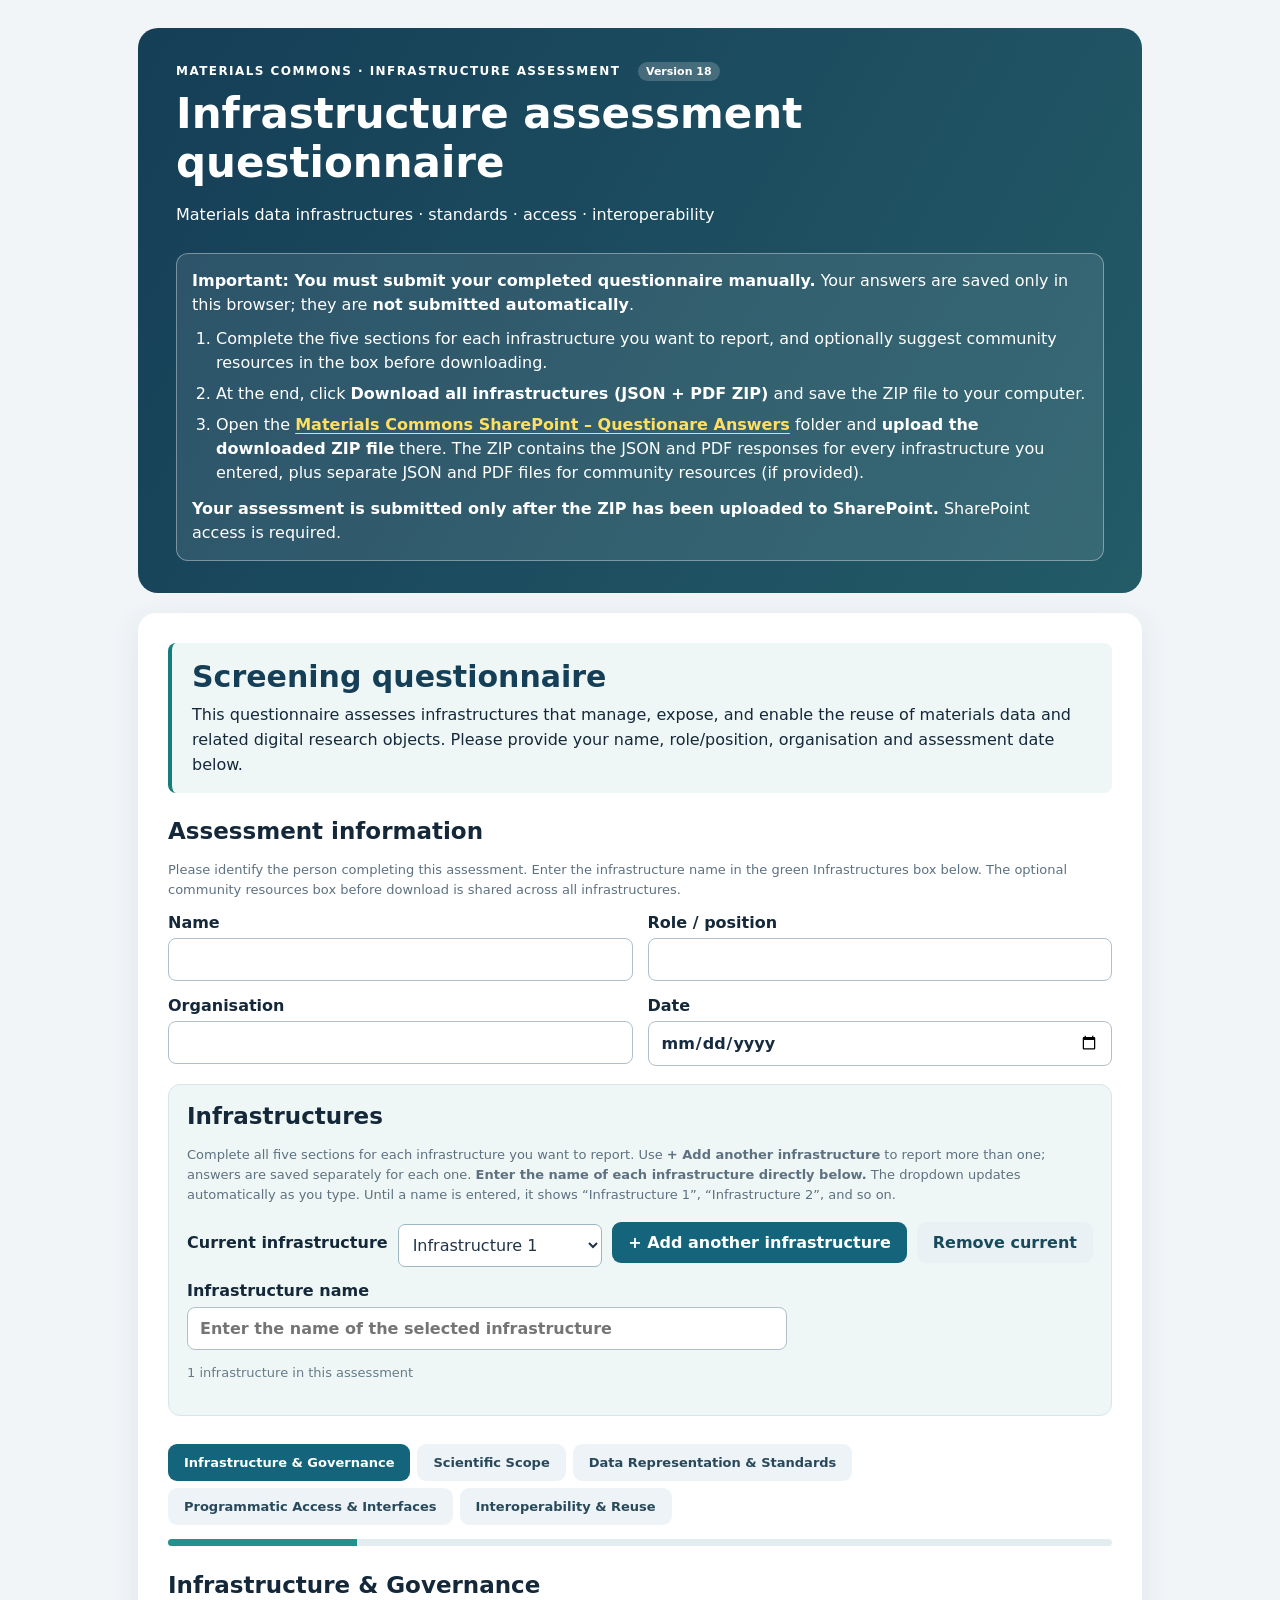
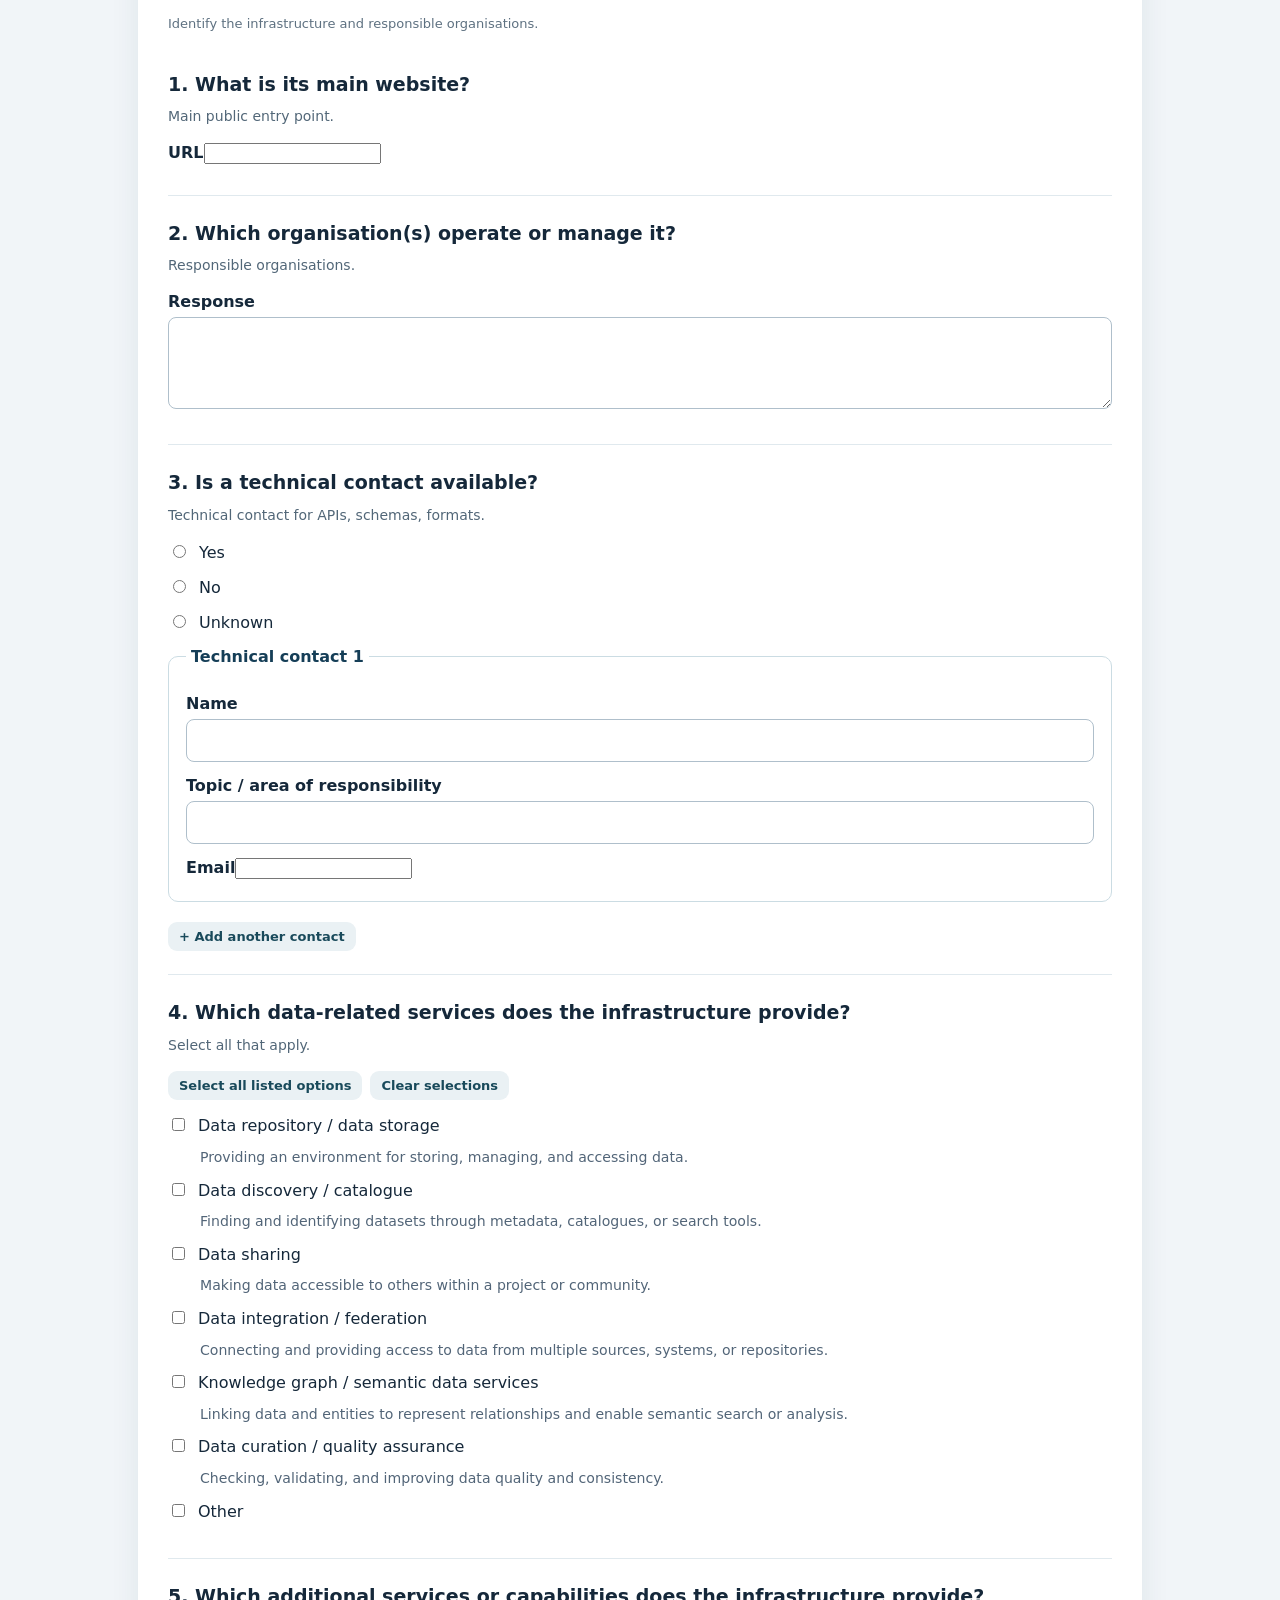
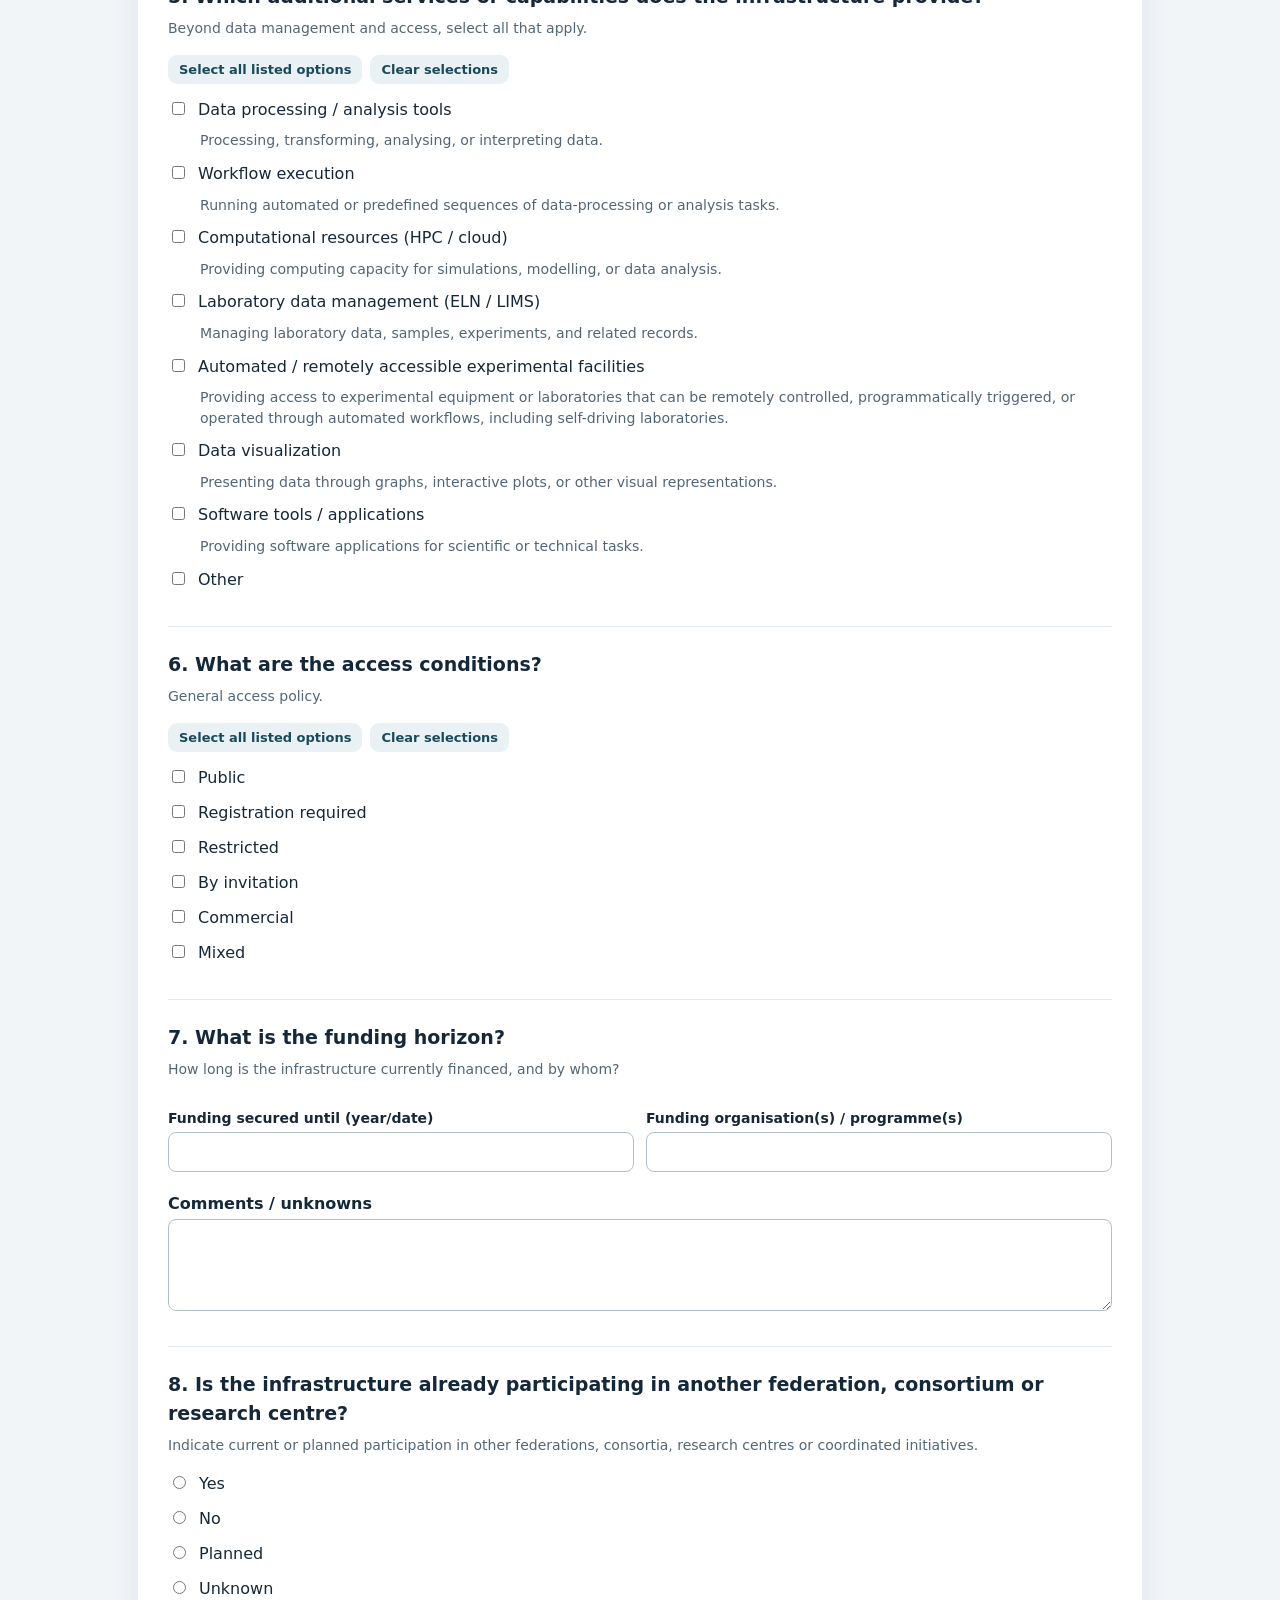
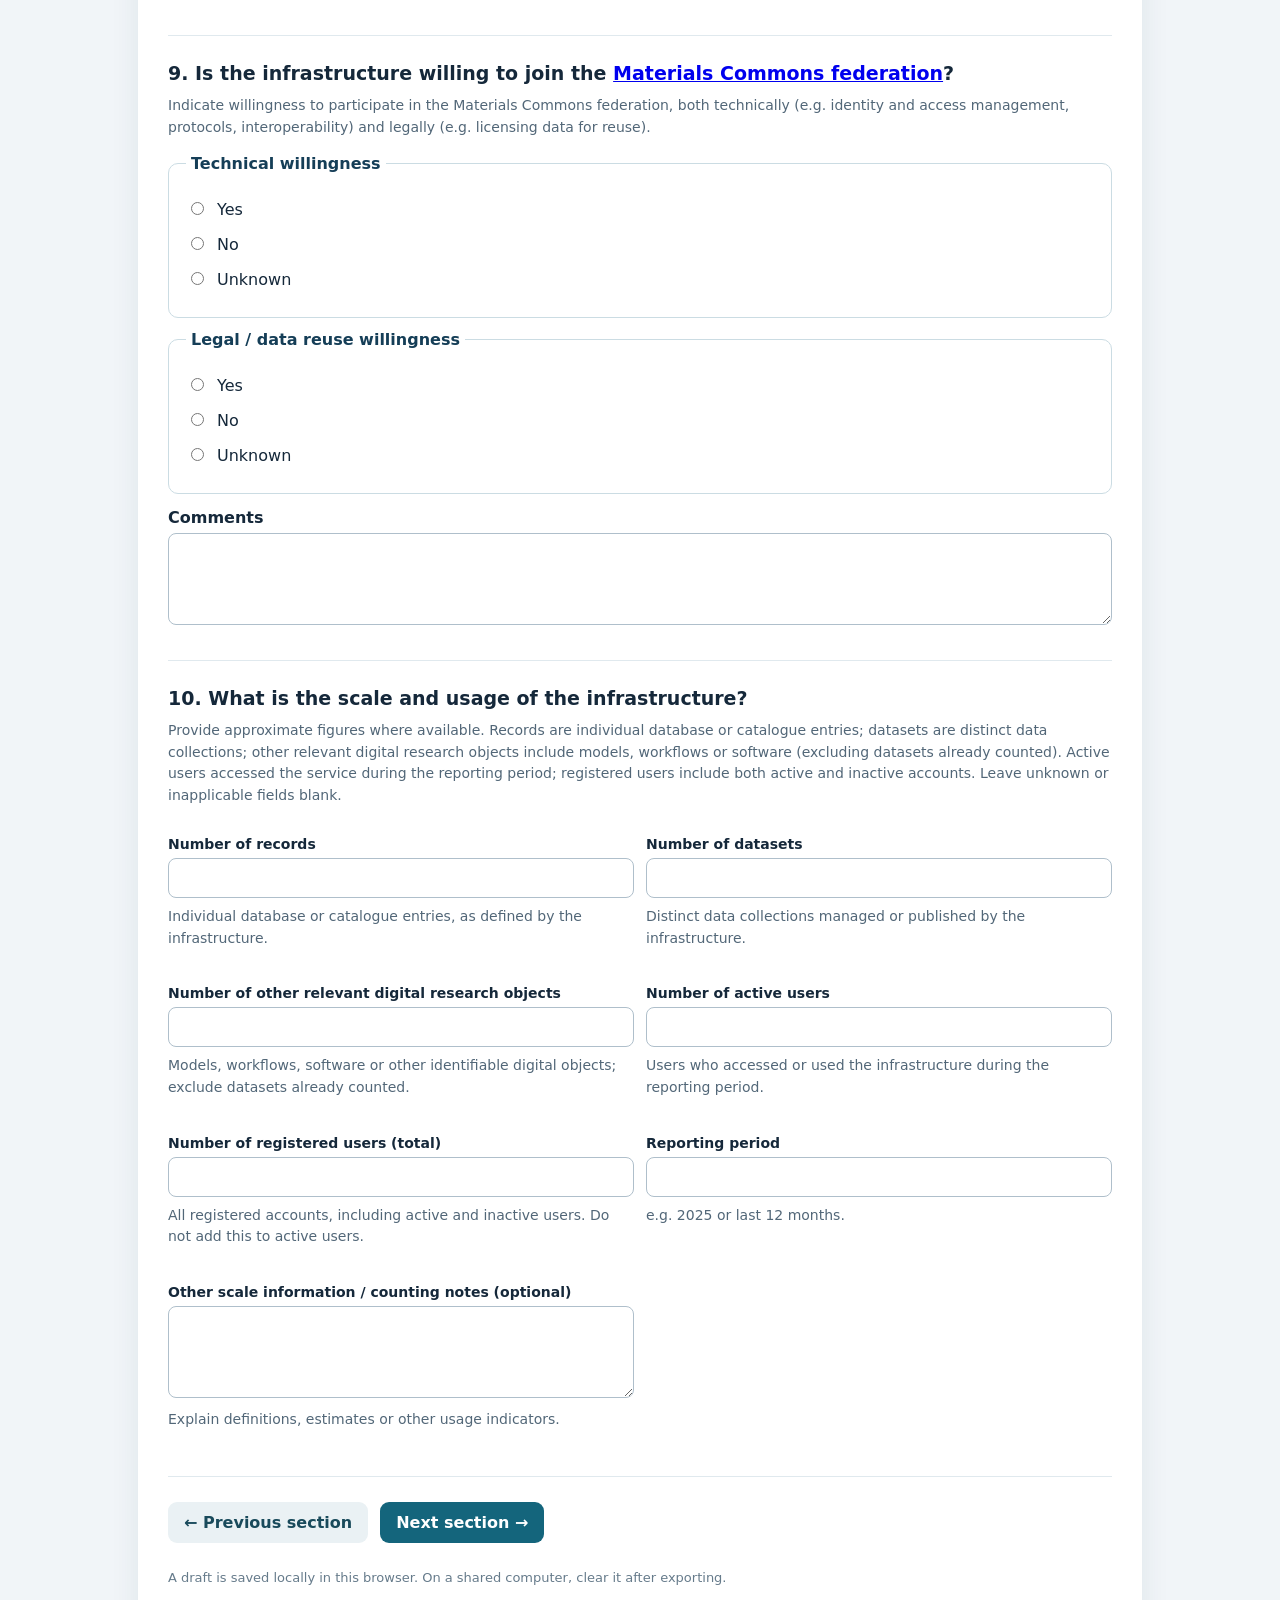
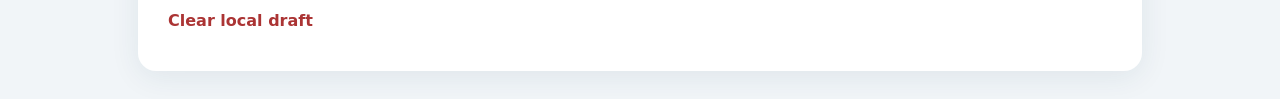
<file: index.html>
<!doctype html><html lang="en"><head><meta charset="utf-8"><meta name="viewport" content="width=device-width,initial-scale=1"><title>Materials Commons | Infrastructure assessment</title><link rel="stylesheet" href="styles.css?v=18-1"></head><body><div class="shell"><header><span class="eyebrow">Materials Commons · Infrastructure assessment <span class="release-tag">Version 18</span></span><h1>Infrastructure assessment questionnaire</h1><p>Materials data infrastructures · standards · access · interoperability</p><div class="notice submission-notice" role="note"><strong>Important: You must submit your completed questionnaire manually.</strong> Your answers are saved only in this browser; they are <strong>not submitted automatically</strong>.<ol><li>Complete the five sections for each infrastructure you want to report, and optionally suggest community resources in the box before downloading.</li><li>At the end, click <strong>Download all infrastructures (JSON + PDF ZIP)</strong> and save the ZIP file to your computer.</li><li>Open the <a class="preamble-sharepoint-link" href="https://fraunhofer.sharepoint.com/:f:/r/sites/MaterialsCommonsProject2026-2030/Freigegebene%20Dokumente/General/04%20Work%20Packages%20(materials%20and%20results,%20not%20meetings)/WP%2007%20Harmonization%20of%20Data%20Infrastructures/Task%207.1%20Identifying%20existing%20infrastructures/Questionare%20Answers?d=w3af3a12642794a868e0cf28604e60dd3&amp;csf=1&amp;web=1&amp;e=dQREag" target="_blank" rel="noopener noreferrer">Materials Commons SharePoint – Questionare Answers</a> folder and <strong>upload the downloaded ZIP file</strong> there. The ZIP contains the JSON and PDF responses for every infrastructure you entered, plus separate JSON and PDF files for community resources (if provided).</li></ol><strong>Your assessment is submitted only after the ZIP has been uploaded to SharePoint.</strong> SharePoint access is required.</div></header><main><div id="intro"></div><section class="respondent"><h2>Assessment information</h2><p class="muted">Please identify the person completing this assessment. Enter the infrastructure name in the green Infrastructures box below. The optional community resources box before download is shared across all infrastructures.</p><div class="people"><label>Name<input data-person="Name" autocomplete="name"></label><label>Role / position<input data-person="Role" autocomplete="organization-title"></label><label>Organisation<input data-person="Organisation" autocomplete="organization"></label><label>Date<input data-person="Date" type="date"></label></div></section><section class="infrastructure-switcher" aria-label="Infrastructure selection"><h2>Infrastructures</h2><p class="muted">Complete all five sections for each infrastructure you want to report. Use <strong>+ Add another infrastructure</strong> to report more than one; answers are saved separately for each one. <strong>Enter the name of each infrastructure directly below.</strong> The dropdown updates automatically as you type. Until a name is entered, it shows “Infrastructure 1”, “Infrastructure 2”, and so on.</p><div class="infrastructure-controls"><label for="infrastructureSelect">Current infrastructure</label><select id="infrastructureSelect" aria-label="Current infrastructure"></select><button id="addInfrastructure" type="button">+ Add another infrastructure</button><button id="removeInfrastructure" type="button" class="secondary">Remove current</button></div><label class="infrastructure-name-field" for="infrastructureName"><strong>Infrastructure name</strong><input id="infrastructureName" type="text" placeholder="Enter the name of the selected infrastructure" autocomplete="off"></label><p id="infrastructureCount" class="hint"></p></section><nav id="nav" aria-label="Questionnaire sections"></nav><div class="progress"><div id="progressFill"></div></div><div id="survey"></div><footer><button id="prev" type="button" class="secondary">← Previous section</button><button id="next" type="button">Next section →</button><div id="exportActions" class="export-actions hidden"><details id="communityResourcesBox" class="community-resources-box"><summary class="resource-callout"><span class="resource-toggle-arrow" aria-hidden="true">▶</span><strong>★ Optional: Awesome MaterialsCommons Resources</strong><span class="resource-toggle-label">Click to expand and add resources</span><span class="resource-summary-hint">Have you come across useful resources in the MaterialsCommons community beyond the infrastructures you have reported? We would like to identify and track existing tools, dataspaces, workflows, interfaces, protocols, ontologies and other resources that the community can already use. If you know of any, please open this optional section and share their name, category, purpose and link using the + Add resource button.</span></summary><div id="resourceContainer"></div></details><h2>Save assessment</h2><button id="saveBoth" class="download" type="button">Download all infrastructures (JSON + PDF ZIP) and open SharePoint ↗</button><div class="submission-steps" role="note"><strong>Submission required — two steps:</strong><ol><li><strong>Download</strong> the ZIP file containing the JSON and PDF for every infrastructure, plus the community resources files.</li><li><strong>Upload that ZIP file</strong> to the SharePoint folder that opens in a new tab. Downloading alone does not submit your answers.</li></ol><strong>Do not forget to upload the ZIP to SharePoint.</strong> SharePoint access is required.</div><p id="exportStatus" class="hint" role="status" aria-live="polite"></p></div><p class="hint">A draft is saved locally in this browser. On a shared computer, clear it after exporting.</p><button id="clear" type="button" class="link">Clear local draft</button></footer></main></div><script src="pdf-export.js?v=18"></script><script src="app.js?v=18-1"></script></body></html>
</file>
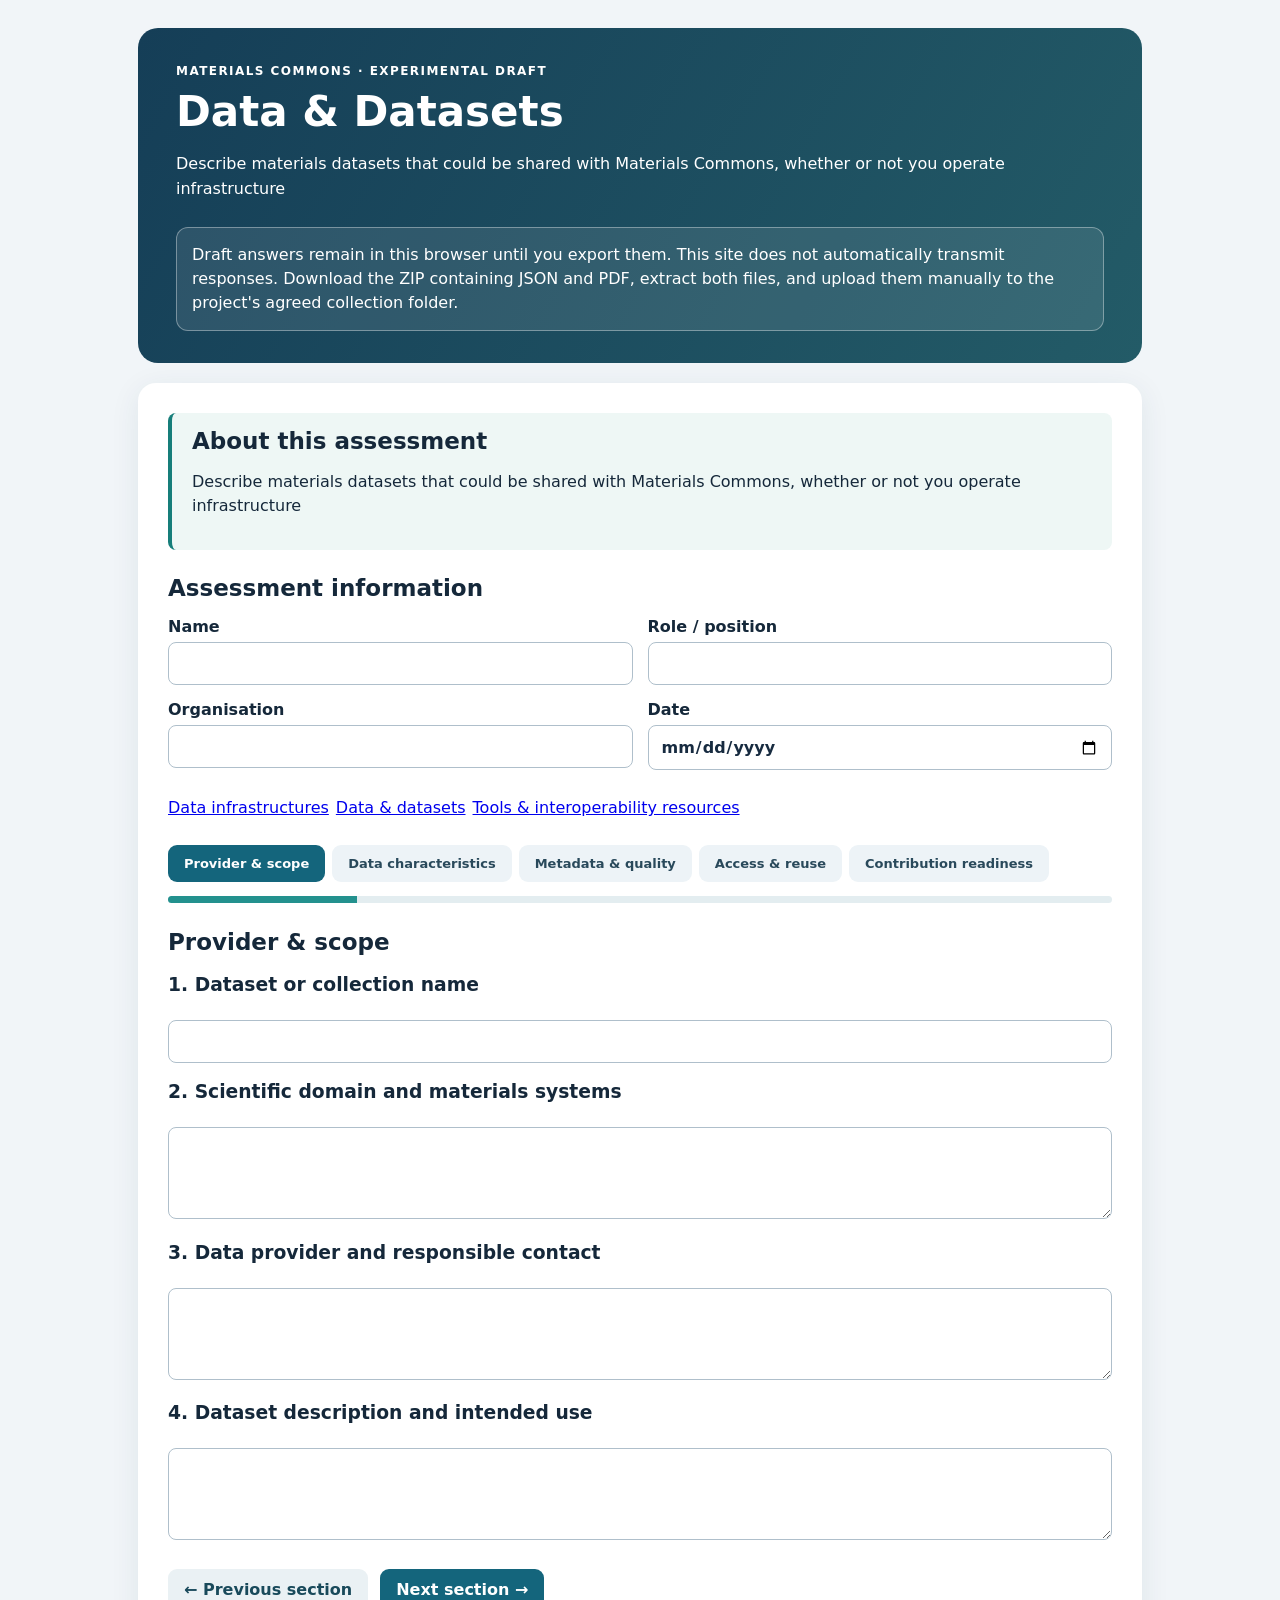
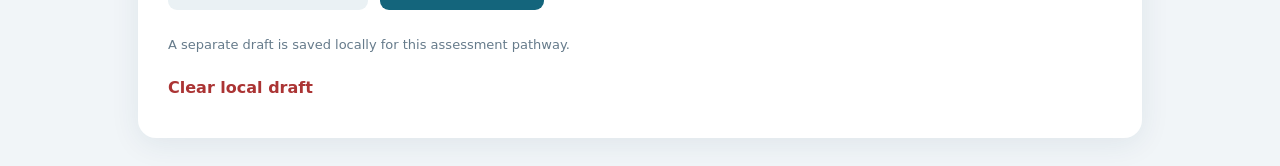
<file: data.html>
<!doctype html><html lang="en"><head><meta charset="utf-8"><meta name="viewport" content="width=device-width,initial-scale=1"><title>Materials Commons | Data & Datasets</title><link rel="stylesheet" href="styles.css?v=experimental-1"></head><body><div class="shell"><header><span class="eyebrow">Materials Commons · Experimental draft</span><h1>Data & Datasets</h1><p>Describe materials datasets that could be shared with Materials Commons, whether or not you operate infrastructure</p><div class="notice">Draft answers remain in this browser until you export them. This site does not automatically transmit responses. Download the ZIP containing JSON and PDF, extract both files, and upload them manually to the project's agreed collection folder.</div></header><main><div id="intro" class="intro"></div><section class="respondent"><h2>Assessment information</h2><div class="people"><label>Name<input data-person="Name" autocomplete="name"></label><label>Role / position<input data-person="Role"></label><label>Organisation<input data-person="Organisation"></label><label>Date<input data-person="Date" type="date"></label></div></section><nav class="assessment-pathways" aria-label="Assessment pathways"><a href="./">Data infrastructures</a><a href="data.html" aria-current="page">Data &amp; datasets</a><a href="resources.html">Tools &amp; interoperability resources</a></nav><nav id="nav" aria-label="Questionnaire sections"></nav><div class="progress"><div id="progressFill"></div></div><div id="survey"></div><footer><button id="prev" type="button" class="secondary">← Previous section</button><button id="next" type="button">Next section →</button><div id="exportActions" class="export-actions hidden"><h2>Save assessment</h2><button id="saveBoth" class="download" type="button">Download JSON + PDF (ZIP)</button><p class="hint">Extract both files from the ZIP and upload them manually.</p><p id="exportStatus" class="hint" role="status" aria-live="polite"></p></div><p class="hint">A separate draft is saved locally for this assessment pathway.</p><button id="clear" type="button" class="link">Clear local draft</button></footer></main></div><script src="pdf-export.js?v=13"></script><script src="assessment-app.js?v=2" data-assessment="data"></script></body></html>
</file>
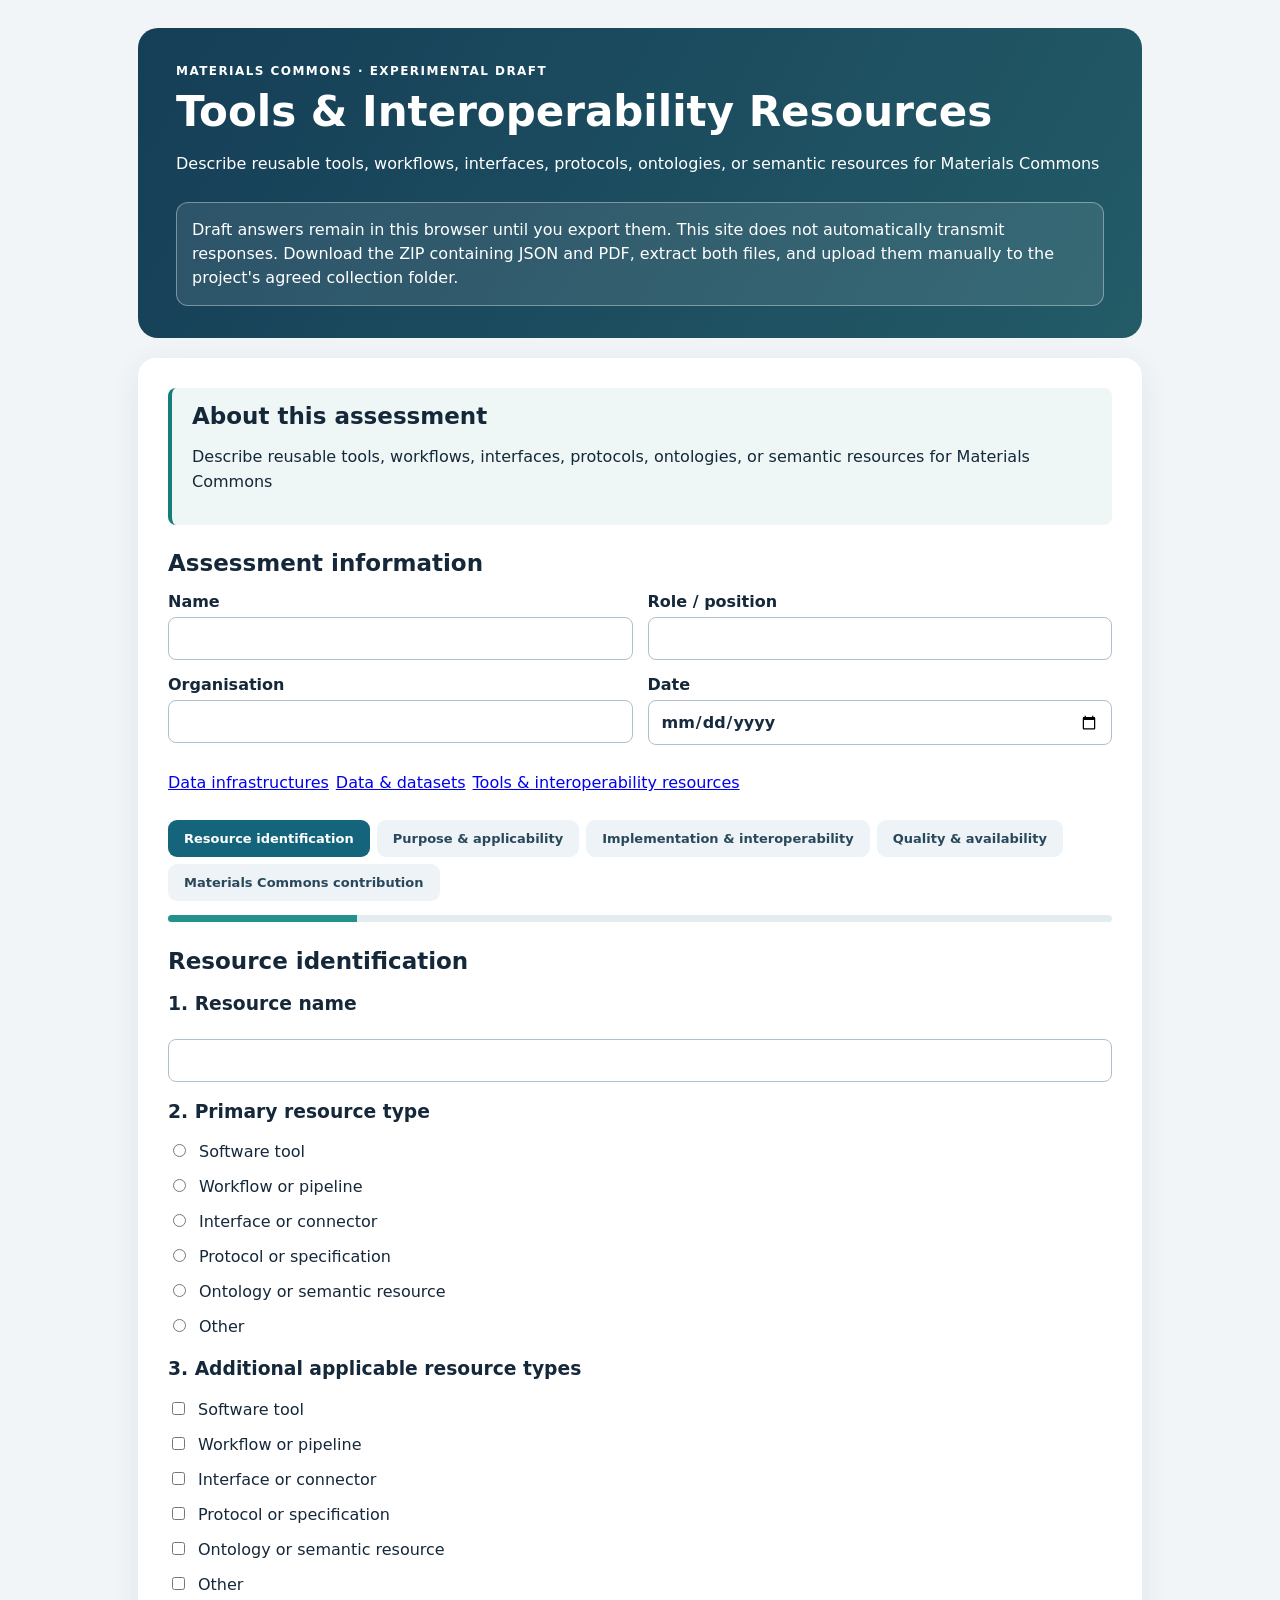
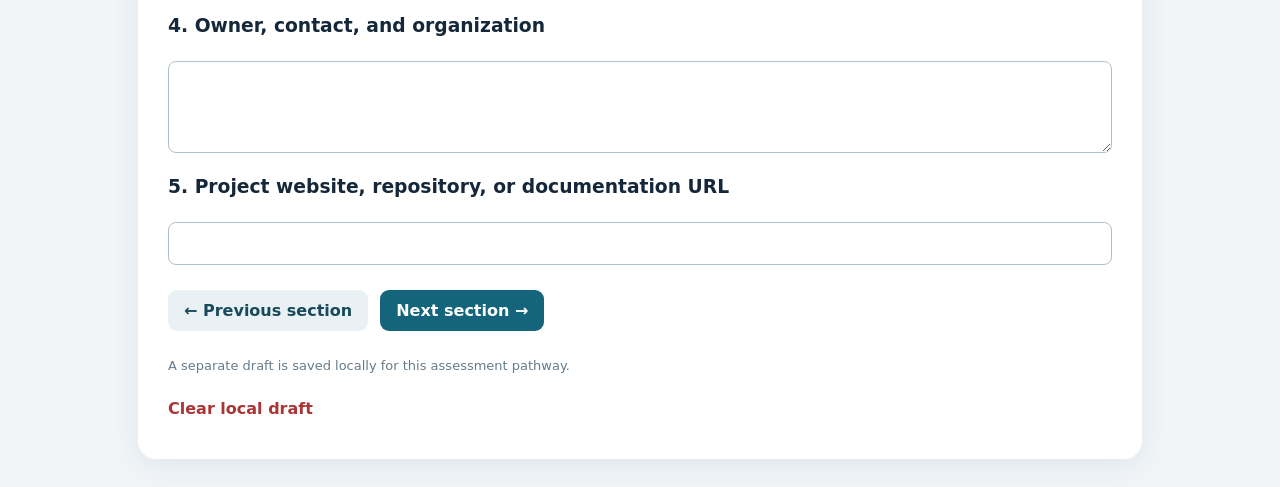
<file: resources.html>
<!doctype html><html lang="en"><head><meta charset="utf-8"><meta name="viewport" content="width=device-width,initial-scale=1"><title>Materials Commons | Tools & Interoperability Resources</title><link rel="stylesheet" href="styles.css?v=experimental-1"></head><body><div class="shell"><header><span class="eyebrow">Materials Commons · Experimental draft</span><h1>Tools & Interoperability Resources</h1><p>Describe reusable tools, workflows, interfaces, protocols, ontologies, or semantic resources for Materials Commons</p><div class="notice">Draft answers remain in this browser until you export them. This site does not automatically transmit responses. Download the ZIP containing JSON and PDF, extract both files, and upload them manually to the project's agreed collection folder.</div></header><main><div id="intro" class="intro"></div><section class="respondent"><h2>Assessment information</h2><div class="people"><label>Name<input data-person="Name" autocomplete="name"></label><label>Role / position<input data-person="Role"></label><label>Organisation<input data-person="Organisation"></label><label>Date<input data-person="Date" type="date"></label></div></section><nav class="assessment-pathways" aria-label="Assessment pathways"><a href="./">Data infrastructures</a><a href="data.html">Data &amp; datasets</a><a href="resources.html" aria-current="page">Tools &amp; interoperability resources</a></nav><nav id="nav" aria-label="Questionnaire sections"></nav><div class="progress"><div id="progressFill"></div></div><div id="survey"></div><footer><button id="prev" type="button" class="secondary">← Previous section</button><button id="next" type="button">Next section →</button><div id="exportActions" class="export-actions hidden"><h2>Save assessment</h2><button id="saveBoth" class="download" type="button">Download JSON + PDF (ZIP)</button><p class="hint">Extract both files from the ZIP and upload them manually.</p><p id="exportStatus" class="hint" role="status" aria-live="polite"></p></div><p class="hint">A separate draft is saved locally for this assessment pathway.</p><button id="clear" type="button" class="link">Clear local draft</button></footer></main></div><script src="pdf-export.js?v=13"></script><script src="assessment-app.js?v=2" data-assessment="resources"></script></body></html>
</file>
<file: styles.css>
:root{font-family:Inter,system-ui,-apple-system,Segoe UI,sans-serif;color:#15283a;background:#f1f5f8}*{box-sizing:border-box}body{margin:0}.shell{max-width:1040px;margin:auto;padding:28px 18px}header{background:linear-gradient(120deg,#153e57,#235b67);color:white;border-radius:20px;padding:32px 38px}h1{font-size:clamp(28px,5vw,42px);margin:8px 0}.eyebrow{text-transform:uppercase;letter-spacing:.12em;font-size:12px;font-weight:750}.notice{background:#ffffff19;border:1px solid #ffffff5c;border-radius:12px;padding:15px;line-height:1.5;margin-top:25px}main{background:white;border-radius:18px;margin-top:20px;padding:30px;box-shadow:0 6px 30px #1a385015}h2{margin:0 0 16px;font-size:23px}p{line-height:1.55}.intro{background:#eef7f5;border-left:4px solid #167e7a;padding:15px 20px;border-radius:8px;margin-bottom:25px}.intro p{white-space:pre-line}.people{display:grid;grid-template-columns:repeat(2,minmax(0,1fr));gap:15px}label{display:block;font-weight:600}input[type=text],input:not([type]),input[type=date],textarea,select{width:100%;border:1px solid #afbfcb;border-radius:8px;padding:11px 12px;font:inherit;margin-top:6px;background:white;color:#172b40}textarea{min-height:92px;resize:vertical}nav{display:flex;gap:7px;flex-wrap:wrap;margin:28px 0 14px}button{font:inherit;border:0;border-radius:9px;padding:11px 16px;cursor:pointer;background:#14657c;color:white;font-weight:650}button:hover{filter:brightness(.94)}button:focus-visible,input:focus-visible,textarea:focus-visible{outline:3px solid #84cbd6;outline-offset:2px}nav button{background:#edf3f7;color:#29495b;font-size:13px}nav button.active{background:#14657c;color:white}.progress{height:7px;border-radius:8px;background:#e3edf0;margin-bottom:26px;overflow:hidden}#progressFill{height:100%;background:#23918e;transition:width .2s}.question{padding:23px 0;border-bottom:1px solid #e0e9ee}.question h3{font-size:19px;white-space:pre-line;line-height:1.5;margin:0 0 16px}.option{display:flex;align-items:flex-start;gap:10px;margin:11px 0;font-weight:450;line-height:1.5}.option input{margin-top:4px;accent-color:#157a85}.purpose{background:#edf8f8;border-left:3px solid #27978f;padding:13px 15px;margin:6px 0 14px 30px;border-radius:7px}.purpose legend{font-size:13px;font-weight:700;margin-bottom:7px}.purpose .option{font-size:13px;margin:7px 0}.subquestion{background:#f6f9fb;padding:14px 17px;border-radius:9px;margin:13px 0}.subquestion strong{display:block;margin-bottom:9px}.answer-label{margin:14px 0 8px;font-weight:650}.example{font-size:13px;color:#526778;white-space:pre-line;line-height:1.55;margin:8px 0}.entry{border:1px solid #cbdce3;border-radius:12px;padding:16px;margin:14px 0;background:#fbfdfd}.entry h4{margin:0 0 10px}.entry label{margin:12px 0}.entry .option{font-weight:400}.secondary{background:#eaf1f4;color:#194a5b}.download{background:#217a60}.link{background:transparent;color:#ab3434;padding-left:0}.hint{font-size:13px;color:#667b8b}.muted{color:#5e7181;font-size:13px}footer{display:flex;flex-wrap:wrap;gap:12px;margin-top:25px}footer .hint{width:100%;margin-bottom:0}.hidden{display:none!important}@media(max-width:650px){.shell{padding:10px}header,main{padding:22px 16px}.people{grid-template-columns:1fr}footer button{width:100%}.purpose{margin-left:8px}}

.visualization-instruction{margin:22px 0 8px;font-weight:600}

/* Intro hierarchy and clear nesting of conditional primary-purpose choices. */
.intro .intro-title{font-size:clamp(23px,3vw,30px);line-height:1.25;margin:0 0 8px;color:#153e57}
.intro .intro-tagline{font-size:14px;color:#466474;margin:0 0 22px;font-weight:600}
.intro .intro-subtitle{font-size:19px;line-height:1.35;margin:0 0 12px;color:#153e57}
.intro .intro-copy{margin:0 0 12px;white-space:pre-line}
.intro .intro-copy:last-child{margin-bottom:0}
.purpose{margin:9px 0 18px 42px;padding:14px 18px;border-left:4px solid #27978f;background:#edf8f8}
.purpose legend{padding:0 5px;font-size:13px;font-weight:700}
.entry .system-purpose{margin:20px 0 5px 24px}
@media(max-width:650px){.purpose{margin-left:22px;padding:12px 13px}.entry .system-purpose{margin-left:14px}}

/* Indent the introductory explanation beneath its heading; separate the two categories. */
.intro .intro-content{margin-left:24px;max-width:85ch}
.intro .intro-categories{margin:12px 0 15px 0;padding-left:32px;line-height:1.65}
.intro .intro-categories li{padding-left:7px;margin:0 0 9px}
.intro .intro-closing{margin-top:13px}
@media(max-width:650px){.intro .intro-content{margin-left:10px}.intro .intro-categories{padding-left:25px}}

.sharepoint-actions{width:100%;background:#eef8f4;border:1px solid #a7d3c0;border-radius:12px;padding:16px;display:flex;flex-wrap:wrap;align-items:center;gap:12px}.sharepoint-status{width:100%;margin:0;font-size:14px;line-height:1.5}.sharepoint-actions a{color:#155d73;font-weight:650}

.sharepoint-heading{width:100%;font-size:19px;margin:0 0 4px}

/* Simplified data-transformation entries; technical fields remain optional. */
.transformation-entry{padding:20px;margin:16px 0}.transformation-entry .answer-label{display:block;margin:17px 0 8px}.transformation-entry .option{margin:9px 0}.transformation-technical{background:#eef4f7;border-radius:10px;padding:15px 18px;margin:22px 0}.transformation-technical h5{font-size:15px;margin:0 0 12px}.transformation-technical label{font-size:14px}.transformation-entry textarea{display:block;width:100%}
/* Clear single-choice groups with an optional free-text detail after their options. */
.system-choice{margin:22px 0;padding:15px 18px;border:1px solid #cbdce3;border-radius:10px;background:#f6f9fb}
.system-choice legend{font-weight:700;color:#153e57;padding:0 6px}
.system-choice .option{margin:9px 0}
.system-choice-details{display:block;margin:18px 0 0!important;font-size:14px;font-weight:650;color:#425e70}
.system-choice-details input{font-weight:400}

/* Distinct audit-access and retention groups */
.audit-retention{margin-top:25px;padding-top:16px;border-top:1px solid #d6e5e8}
.audit-retention h4{margin:0 0 8px}
.retention-detail{margin:12px 0 0 24px}

/* Repeatable performance use cases */
.performance-entry{padding:20px;margin:16px 0}.performance-entry .answer-label{display:block;margin:15px 0 8px}.performance-entry textarea{display:block;width:100%;min-height:90px}

/* Question 8: separate usage estimates by scope, including mobile layouts. */
.usage-instruction{color:#526778;margin:0 0 20px}
.usage-scope{border:1px solid #bfd5df;border-radius:13px;padding:22px 24px;margin:22px 0;background:#fbfdfd}
.usage-scope-title{font-size:18px;color:#153e57;background:#e6f3f3;border-left:4px solid #27978f;border-radius:5px;padding:12px 14px;margin:-5px 0 21px}
.usage-choice{border:0;border-top:1px solid #dbe8ed;padding:15px 0 0;margin:18px 0 20px;min-width:0}
.usage-choice legend{font-weight:700;color:#24475a;padding:0 7px 0 0}
.usage-choice .option{margin:9px 0}
.usage-scope>.answer-label{display:block;margin:20px 0}
.usage-other{margin:10px 0 0 27px}
@media(max-width:650px){.usage-scope{padding:16px 14px}.usage-scope-title{font-size:16px}}

/* Q8: two accessible collapsible scopes, operational use expanded initially. */
.usage-scope{overflow:hidden;padding:0;margin:14px 0 20px;background:#fbfdfd}
.usage-scope-title{display:list-item;list-style:disclosure-closed inside;cursor:pointer;margin:0;padding:17px 22px;font-size:18px;font-weight:750;line-height:1.4;user-select:none}
.usage-scope[open]>.usage-scope-title{list-style-type:disclosure-open;border-bottom:1px solid #bfd5df;margin-bottom:10px}
.usage-scope-title::marker{color:#14657c}
.usage-scope-title:focus-visible{outline:3px solid #84cbd6;outline-offset:-3px}
.usage-scope>.usage-choice,.usage-scope>.answer-label{margin-left:24px;margin-right:24px}
.usage-scope>.usage-choice:last-child{margin-bottom:24px}
@media(max-width:650px){.usage-scope{padding:0}.usage-scope-title{padding:15px 14px;font-size:16px}.usage-scope>.usage-choice,.usage-scope>.answer-label{margin-left:14px;margin-right:14px}}

/* Guidance and examples appear below, not inside, the question title. */
.question .question-guidance{margin:-6px 0 17px 0;padding:10px 14px;border-left:3px solid #7fbab7;background:#f1f8f7;border-radius:0 7px 7px 0;color:#466273;font-size:14px;font-weight:400;line-height:1.6;white-space:pre-line}

/* v35: explicit visual hierarchy for question examples and submission policy. */
.question .question-title{margin-bottom:9px}
.question .question-guidance{display:block;margin:0 0 19px;padding:11px 15px;border-left:4px solid #27978f;background:#eef7f5;border-radius:0 8px 8px 0;color:#435e6e;font-size:14px;font-weight:400;line-height:1.6;white-space:pre-line}
.intro .submission-policy{margin-top:18px;padding:12px 15px;background:#fff;border:1px solid #a8cfca;border-radius:8px;font-weight:650;color:#174a55}
.release-tag{display:inline-block;margin-left:12px;padding:3px 8px;border-radius:20px;background:#ffffff30;letter-spacing:normal;text-transform:none;font-size:11px}

/* v37: optional global primary-purpose shortcut and bulk selection helpers. */
.purpose-shortcut{margin:18px 0 2px 24px;padding:15px 17px;border:1px solid #a8cfca;border-radius:9px;background:#fff;max-width:85ch}
.purpose-shortcut h4{margin:0 0 6px;color:#153e57}.purpose-shortcut .muted{margin:0 0 9px}.purpose-shortcut-options{display:flex;gap:18px;flex-wrap:wrap}.purpose-shortcut-options .option{margin:5px 0}.small-action{padding:7px 11px;font-size:13px;margin-top:8px}.bulk-select{display:flex;gap:8px;flex-wrap:wrap;margin:4px 0 14px}.bulk-select .small-action{margin-top:0}
@media(max-width:650px){.purpose-shortcut{margin-left:10px}.purpose-shortcut-options{display:block}}

.profile-field{grid-column:1/-1}.profile-label{display:block;font-weight:700;margin-bottom:3px}.profile-help{font-size:13px;color:#5e7181;margin:3px 0 10px}.profile-options{display:grid;grid-template-columns:repeat(2,minmax(0,1fr));gap:2px 18px}.profile-option{margin:6px 0}.purpose-shortcut-intro{margin-top:18px!important;font-weight:600;color:#29495b}.purpose-shortcut{margin:8px 0 4px 24px;padding:14px 18px;background:#f6f9fb;border:1px solid #d9e5ea;border-radius:9px}.purpose-shortcut h4{margin:0 0 6px;color:#153e57}.purpose-shortcut-options{margin:8px 0}.small-action{margin-top:8px}@media(max-width:650px){.profile-options{grid-template-columns:1fr}.purpose-shortcut{margin-left:10px}}

.export-actions{width:100%;background:#eef8f4;border:1px solid #a7d3c0;border-radius:12px;padding:16px;display:flex;flex-wrap:wrap;align-items:center;gap:12px}.export-actions h2{width:100%;font-size:19px;margin:0}.question-help{color:#526778;font-size:14px;margin:-8px 0 15px}.detail-grid{display:grid;grid-template-columns:repeat(2,minmax(0,1fr));gap:12px;margin:12px 0}.detail-grid label{font-size:14px}.groupbox{border:1px solid #cbdce3;border-radius:10px;padding:14px 17px;margin:12px 0}.groupbox legend{font-weight:700;color:#153e57;padding:0 5px}.other-detail{margin:8px 0 14px 28px}@media(max-width:650px){.detail-grid{grid-template-columns:1fr}}

/* Conditional detail options */
.nested-options { margin-left: 1.5rem; border-left: 3px solid var(--teal, #217a79); }

/* Descriptions for data-related and additional service options */
.option-description{margin:-.15rem 0 .7rem 2rem;color:#526578;font-size:.88rem;line-height:1.45;max-width:65rem}

.sharepoint-open{display:inline-block;margin-top:.8rem;padding:.8rem 1rem;border-radius:.6rem;background:#164d75;color:#fff;font-weight:600;text-decoration:none}.sharepoint-open:hover,.sharepoint-open:focus{background:#0e3552;color:#fff}

/* High-visibility SharePoint link in the preamble */
.notice a.preamble-sharepoint-link{color:#ffdf63;font-weight:750;text-decoration:underline;text-underline-offset:3px}
.notice a.preamble-sharepoint-link:hover,.notice a.preamble-sharepoint-link:focus-visible{color:#fff0a8}

/* Version 14: multiple schema URLs and scale descriptions */
.schema-url-row{display:flex;align-items:center;gap:10px;margin:8px 0}
.schema-url-row input{flex:1;min-width:0}
.schema-urls>button{margin-top:8px}
.scale-field .question-help{margin:3px 0 10px}
.future-scope-details{margin-top:14px}

/* Version 15: contextual follow-up questions */
.hpc-details,.conditional-details{margin-top:14px}
.hpc-details .groupbox,.conditional-details .groupbox{margin-top:10px}

/* Version 16: multiple infrastructure selector */
.infrastructure-switcher{margin:18px 0;padding:18px;border:1px solid #d8e5e9;border-radius:12px;background:#eef7f5}
.infrastructure-switcher h2{margin-top:0}
.infrastructure-controls{display:flex;align-items:center;flex-wrap:wrap;gap:10px}
.infrastructure-controls label{font-weight:600}
.infrastructure-controls select{flex:1 1 200px;min-width:180px;padding:10px;border:1px solid #9eb8c2;border-radius:7px;background:white;color:#203448}
.infrastructure-controls button{white-space:normal}

/* Version 16: explicit manual submission instructions */
.submission-notice ol,.submission-steps ol{margin:10px 0 12px;padding-left:1.5rem}
.submission-notice li,.submission-steps li{margin:7px 0}
.submission-steps{margin:12px 0;padding:16px;border:2px solid #357c79;border-radius:10px;background:#f0f9f7;line-height:1.5}
#exportStatus:not(:empty){font-weight:600;line-height:1.6}

/* Version 17: prominent, infrastructure-independent community resource collection */
.resource-callout{margin:22px 0 16px;padding:18px 20px;border:2px solid #167e7a;border-radius:12px;background:#e9f7f3;color:#163d44}
.resource-callout p{margin:7px 0 12px}.resource-callout button{font-weight:700}
#nav .resources-tab{border:2px solid #167e7a;background:#e8f7f2;color:#145a57;font-weight:750}
#nav .resources-tab.active{background:#176f6c;color:white}
.resource-view{padding:6px 0 18px}.resource-lead{font-size:1.05rem;font-weight:600;color:#204e5d}
.resource-hint{color:#526b79}.resource-category{margin:22px 0;padding:18px;border:1px solid #c8dadc;border-radius:12px;background:#fafdfc}
.resource-category h3{margin:0 0 12px}.resource-entry{border:1px solid #d1e1e3;border-radius:10px;background:white;padding:15px;margin:14px 0}
.resource-entry legend{font-weight:700;color:#204e5d}.resource-field{display:block;margin:12px 0}.resource-field textarea{min-height:72px}
.resource-add{margin-top:10px}.resource-view .resource-entry button{margin-top:8px}

/* Version 17: compact, expandable optional community resources */
.community-resources-box{margin:20px 0;border:2px solid #167e7a;border-radius:12px;overflow:hidden;background:#fafdfc}
.community-resources-box>.resource-callout{display:block;cursor:pointer;margin:0;border:0;border-radius:0;padding:17px 20px;list-style:revert;background:#e9f7f3}
.community-resources-box>.resource-callout::marker{color:#167e7a}
.resource-summary-hint{display:block;margin:7px 0 0;color:#24575b}
#resourceContainer{padding:12px 20px 20px}
.resource-category{margin:10px 0;padding:12px 15px}
.resource-category-header{display:flex;align-items:center;flex-wrap:wrap;gap:10px}
.resource-category-header h3{margin:0;flex:1 1 160px}
.resource-count{color:#526b79;font-size:.9rem}
.resource-category-header .resource-add{margin:0}
.resource-entries:empty{display:none}

.infrastructure-name-field{display:block;margin:14px 0 8px;max-width:600px}.infrastructure-name-field input{display:block;width:100%;margin-top:7px}

/* Clear expand/collapse affordance for optional resources */
.community-resources-box>.resource-callout{position:relative;padding-left:65px;padding-right:22px;list-style:none}
.community-resources-box>.resource-callout::-webkit-details-marker{display:none}
.resource-toggle-arrow{position:absolute;left:18px;top:18px;display:grid;place-items:center;width:32px;height:32px;border-radius:50%;background:#167e7a;color:white;font-size:16px;line-height:1;transition:transform .18s ease}
.community-resources-box[open] .resource-toggle-arrow{transform:rotate(90deg)}
.resource-toggle-label{display:block;margin-top:5px;font-weight:700;color:#176f6c;text-decoration:underline;text-underline-offset:3px}
.community-resources-box[open] .resource-toggle-label{font-size:0}
.community-resources-box[open] .resource-toggle-label::after{content:"Click to collapse";font-size:14px}
.community-resources-box>.resource-callout:focus-visible{outline:3px solid #167e7a;outline-offset:-4px}

/* Version 18: one resource list and a category help tooltip */
.resource-field > span:first-child{font-weight:600}
.resource-tooltip{display:inline-flex;align-items:center;justify-content:center;width:19px;height:19px;margin-left:8px;border-radius:50%;background:#167e7a;color:#fff;font-size:12px;font-weight:bold;cursor:help;position:relative;vertical-align:middle}
.resource-tooltip-text{visibility:hidden;opacity:0;position:absolute;bottom:130%;left:50%;transform:translateX(-50%);width:min(280px,75vw);padding:12px;background:#204e5d;color:#fff;border-radius:8px;font-size:13px;font-weight:normal;line-height:1.5;z-index:100;transition:opacity .2s;pointer-events:none;text-align:left}
.resource-tooltip:hover .resource-tooltip-text,.resource-tooltip:focus .resource-tooltip-text{visibility:visible;opacity:1}
.resource-add{margin-top:16px}

/* Version 18 tooltip alignment fix: keep help text inside the viewport. */
.community-resources-box[open]{overflow:visible}
.resource-tooltip-text{left:0;top:calc(100% + 8px);bottom:auto;transform:none;width:min(280px,calc(100vw - 130px));max-width:280px;box-sizing:border-box;white-space:normal;overflow-wrap:break-word}
.resource-tooltip:focus-visible{outline:2px solid #204e5d;outline-offset:3px}
</file>
